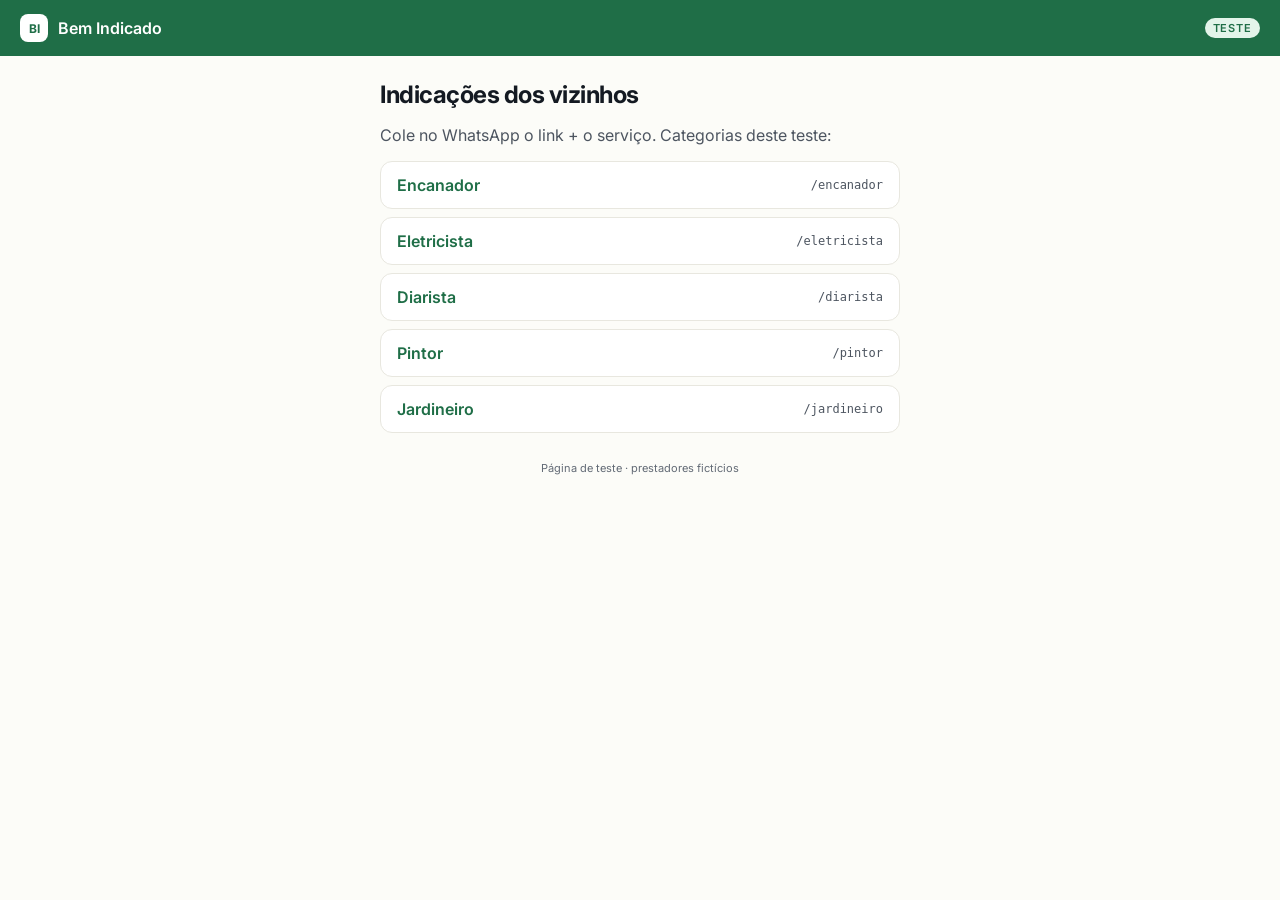
<file: index.html>
<!doctype html>
<html lang="pt-BR">
<head>
<meta charset="utf-8">
<meta name="viewport" content="width=device-width, initial-scale=1">
<title>Bem Indicado — teste de links</title>
<meta property="og:title" content="Bem Indicado — indicações dos vizinhos">
<meta property="og:description" content="Digite o link + o serviço. Ex.: /encanador">
<meta property="og:image" content="https://tgpmoraes.github.io/bemindicado-dummy/og/encanador.png">
<meta property="og:url" content="https://tgpmoraes.github.io/bemindicado-dummy/">
<link href="https://fonts.googleapis.com/css2?family=Inter:wght@400;500;600;700&display=swap" rel="stylesheet">
<link rel="stylesheet" href="./style.css">
</head>
<body>
<header class="top"><a href="./" class="brand"><span class="mark">BI</span>Bem Indicado</a><span class="tag">teste</span></header>
<main class="wrap">
<h1>Indicações dos vizinhos</h1>
<p class="muted">Cole no WhatsApp o link + o serviço. Categorias deste teste:</p>
<ul class="cats">
<li><a href="./encanador">Encanador</a><code>/encanador</code></li>
<li><a href="./eletricista">Eletricista</a><code>/eletricista</code></li>
<li><a href="./diarista">Diarista</a><code>/diarista</code></li>
<li><a href="./pintor">Pintor</a><code>/pintor</code></li>
<li><a href="./jardineiro">Jardineiro</a><code>/jardineiro</code></li>
</ul>
<p class="foot">Página de teste · prestadores fictícios</p>
</main>
</body>
</html>
</file>
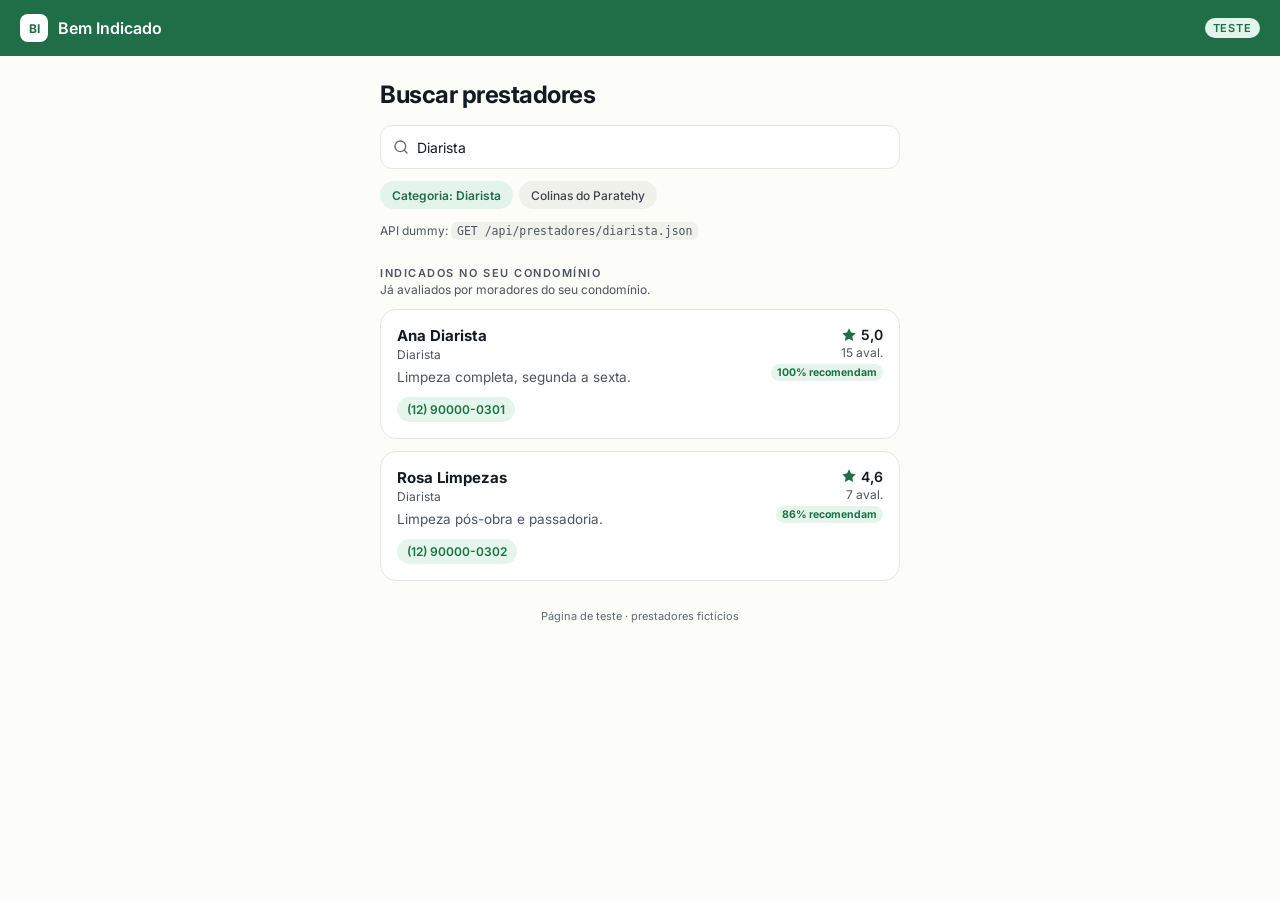
<file: diarista/index.html>
<!doctype html>
<html lang="pt-BR">
<head>
<meta charset="utf-8">
<meta name="viewport" content="width=device-width, initial-scale=1">
<title>Diaristas indicados no Colinas do Paratehy</title>
<meta name="description" content="2 prestadores avaliados pelos vizinhos. Toque para ver.">
<meta property="og:type" content="website">
<meta property="og:site_name" content="Bem Indicado">
<meta property="og:title" content="Diaristas indicados no Colinas do Paratehy">
<meta property="og:description" content="2 prestadores avaliados pelos vizinhos. Toque para ver.">
<meta property="og:url" content="https://tgpmoraes.github.io/bemindicado-dummy/diarista">
<meta property="og:image" content="https://tgpmoraes.github.io/bemindicado-dummy/og/diarista.png">
<meta property="og:image:width" content="1200">
<meta property="og:image:height" content="630">
<meta property="og:locale" content="pt_BR">
<meta name="twitter:card" content="summary_large_image">
<meta name="theme-color" content="#2c8a5b">
<link rel="preconnect" href="https://fonts.googleapis.com">
<link href="https://fonts.googleapis.com/css2?family=Inter:wght@400;500;600;700&display=swap" rel="stylesheet">
<link rel="stylesheet" href="../style.css">
</head>
<body data-slug="diarista" data-rel="../">
<header class="top"><a href="../" class="brand"><span class="mark">BI</span>Bem Indicado</a><span class="tag">teste</span></header>
<main class="wrap">
<h1>Buscar prestadores</h1>
<div class="search"><svg viewBox="0 0 24 24" aria-hidden="true"><circle cx="11" cy="11" r="8"/><path d="m21 21-4.3-4.3"/></svg><span id="termo">Diarista</span></div>
<div class="chips"><span class="chip on">Categoria: Diarista</span><span class="chip">Colinas do Paratehy</span></div>
<p class="api">API dummy: <code id="api"></code></p>
<div id="out"><p class="muted">Carregando…</p></div>
<p class="foot">Página de teste · prestadores fictícios</p>
</main>
<script src="../app.js"></script>
</body>
</html>
</file>
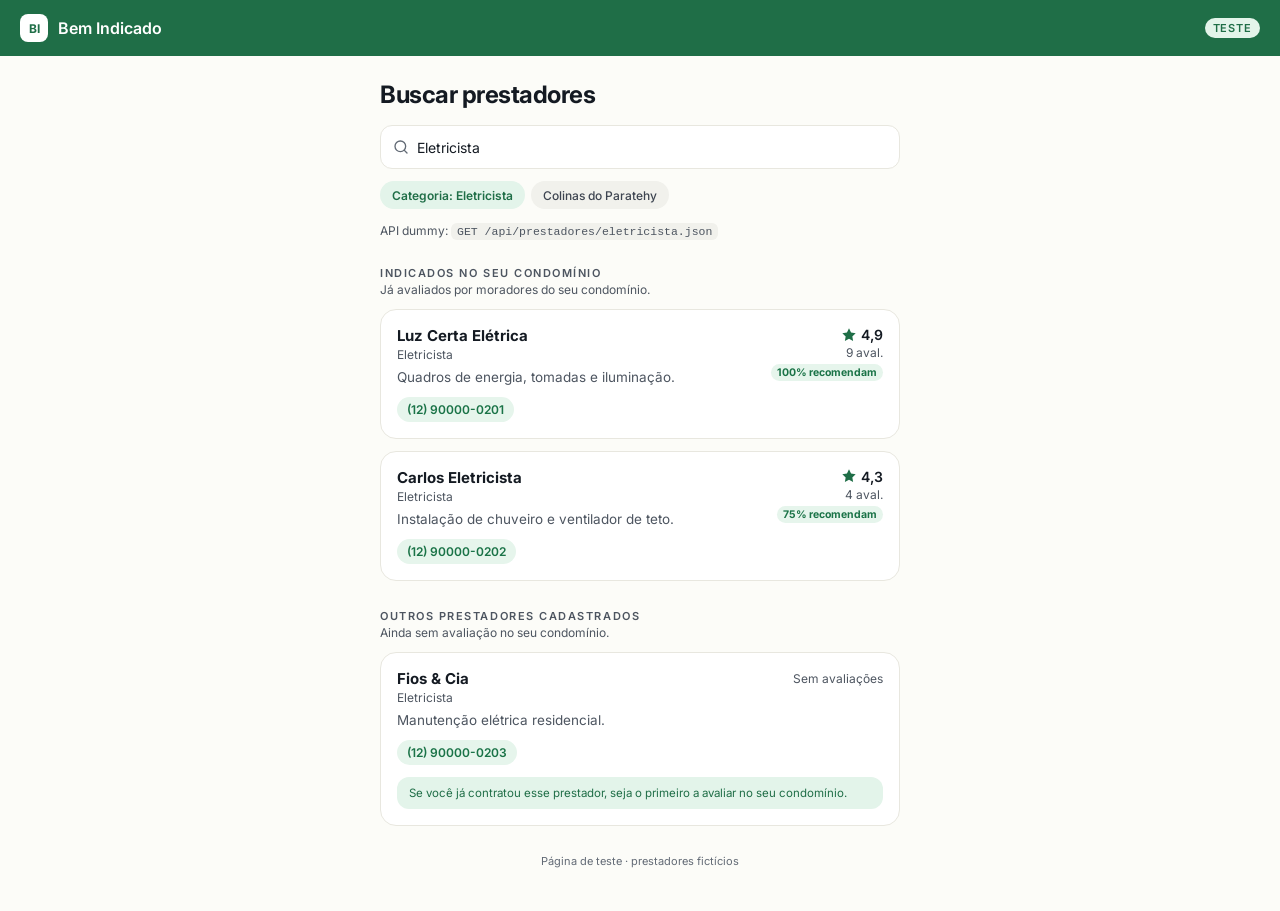
<file: eletricista/index.html>
<!doctype html>
<html lang="pt-BR">
<head>
<meta charset="utf-8">
<meta name="viewport" content="width=device-width, initial-scale=1">
<title>Eletricistas indicados no Colinas do Paratehy</title>
<meta name="description" content="2 prestadores avaliados pelos vizinhos. Toque para ver.">
<meta property="og:type" content="website">
<meta property="og:site_name" content="Bem Indicado">
<meta property="og:title" content="Eletricistas indicados no Colinas do Paratehy">
<meta property="og:description" content="2 prestadores avaliados pelos vizinhos. Toque para ver.">
<meta property="og:url" content="https://tgpmoraes.github.io/bemindicado-dummy/eletricista">
<meta property="og:image" content="https://tgpmoraes.github.io/bemindicado-dummy/og/eletricista.png">
<meta property="og:image:width" content="1200">
<meta property="og:image:height" content="630">
<meta property="og:locale" content="pt_BR">
<meta name="twitter:card" content="summary_large_image">
<meta name="theme-color" content="#2c8a5b">
<link rel="preconnect" href="https://fonts.googleapis.com">
<link href="https://fonts.googleapis.com/css2?family=Inter:wght@400;500;600;700&display=swap" rel="stylesheet">
<link rel="stylesheet" href="../style.css">
</head>
<body data-slug="eletricista" data-rel="../">
<header class="top"><a href="../" class="brand"><span class="mark">BI</span>Bem Indicado</a><span class="tag">teste</span></header>
<main class="wrap">
<h1>Buscar prestadores</h1>
<div class="search"><svg viewBox="0 0 24 24" aria-hidden="true"><circle cx="11" cy="11" r="8"/><path d="m21 21-4.3-4.3"/></svg><span id="termo">Eletricista</span></div>
<div class="chips"><span class="chip on">Categoria: Eletricista</span><span class="chip">Colinas do Paratehy</span></div>
<p class="api">API dummy: <code id="api"></code></p>
<div id="out"><p class="muted">Carregando…</p></div>
<p class="foot">Página de teste · prestadores fictícios</p>
</main>
<script src="../app.js"></script>
</body>
</html>
</file>
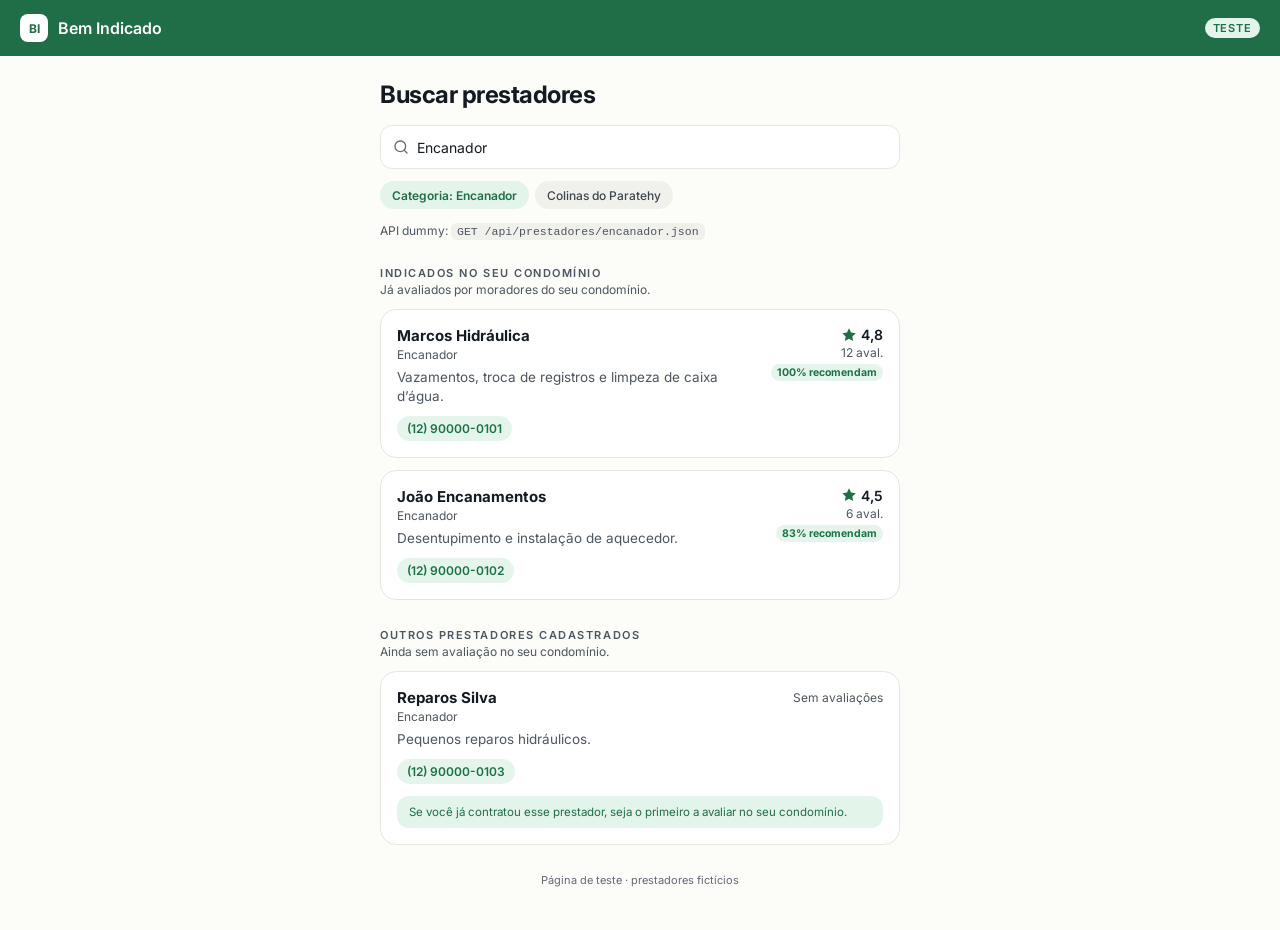
<file: encanador/index.html>
<!doctype html>
<html lang="pt-BR">
<head>
<meta charset="utf-8">
<meta name="viewport" content="width=device-width, initial-scale=1">
<title>Encanadores indicados no Colinas do Paratehy</title>
<meta name="description" content="2 prestadores avaliados pelos vizinhos. Toque para ver.">
<meta property="og:type" content="website">
<meta property="og:site_name" content="Bem Indicado">
<meta property="og:title" content="Encanadores indicados no Colinas do Paratehy">
<meta property="og:description" content="2 prestadores avaliados pelos vizinhos. Toque para ver.">
<meta property="og:url" content="https://tgpmoraes.github.io/bemindicado-dummy/encanador">
<meta property="og:image" content="https://tgpmoraes.github.io/bemindicado-dummy/og/encanador.png">
<meta property="og:image:width" content="1200">
<meta property="og:image:height" content="630">
<meta property="og:locale" content="pt_BR">
<meta name="twitter:card" content="summary_large_image">
<meta name="theme-color" content="#2c8a5b">
<link rel="preconnect" href="https://fonts.googleapis.com">
<link href="https://fonts.googleapis.com/css2?family=Inter:wght@400;500;600;700&display=swap" rel="stylesheet">
<link rel="stylesheet" href="../style.css">
</head>
<body data-slug="encanador" data-rel="../">
<header class="top"><a href="../" class="brand"><span class="mark">BI</span>Bem Indicado</a><span class="tag">teste</span></header>
<main class="wrap">
<h1>Buscar prestadores</h1>
<div class="search"><svg viewBox="0 0 24 24" aria-hidden="true"><circle cx="11" cy="11" r="8"/><path d="m21 21-4.3-4.3"/></svg><span id="termo">Encanador</span></div>
<div class="chips"><span class="chip on">Categoria: Encanador</span><span class="chip">Colinas do Paratehy</span></div>
<p class="api">API dummy: <code id="api"></code></p>
<div id="out"><p class="muted">Carregando…</p></div>
<p class="foot">Página de teste · prestadores fictícios</p>
</main>
<script src="../app.js"></script>
</body>
</html>
</file>
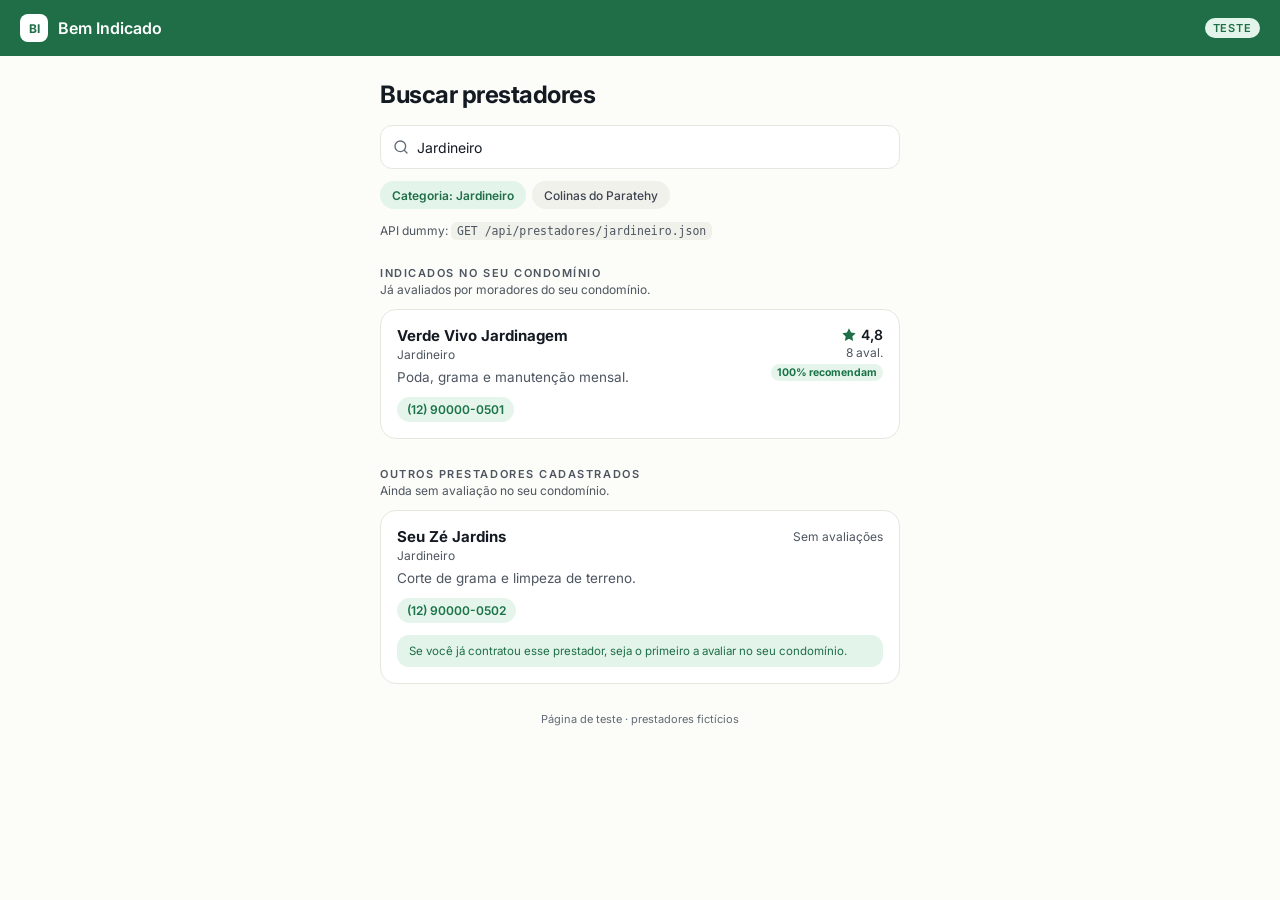
<file: jardineiro/index.html>
<!doctype html>
<html lang="pt-BR">
<head>
<meta charset="utf-8">
<meta name="viewport" content="width=device-width, initial-scale=1">
<title>Jardineiros indicados no Colinas do Paratehy</title>
<meta name="description" content="1 prestador avaliado pelos vizinhos. Toque para ver.">
<meta property="og:type" content="website">
<meta property="og:site_name" content="Bem Indicado">
<meta property="og:title" content="Jardineiros indicados no Colinas do Paratehy">
<meta property="og:description" content="1 prestador avaliado pelos vizinhos. Toque para ver.">
<meta property="og:url" content="https://tgpmoraes.github.io/bemindicado-dummy/jardineiro">
<meta property="og:image" content="https://tgpmoraes.github.io/bemindicado-dummy/og/jardineiro.png">
<meta property="og:image:width" content="1200">
<meta property="og:image:height" content="630">
<meta property="og:locale" content="pt_BR">
<meta name="twitter:card" content="summary_large_image">
<meta name="theme-color" content="#2c8a5b">
<link rel="preconnect" href="https://fonts.googleapis.com">
<link href="https://fonts.googleapis.com/css2?family=Inter:wght@400;500;600;700&display=swap" rel="stylesheet">
<link rel="stylesheet" href="../style.css">
</head>
<body data-slug="jardineiro" data-rel="../">
<header class="top"><a href="../" class="brand"><span class="mark">BI</span>Bem Indicado</a><span class="tag">teste</span></header>
<main class="wrap">
<h1>Buscar prestadores</h1>
<div class="search"><svg viewBox="0 0 24 24" aria-hidden="true"><circle cx="11" cy="11" r="8"/><path d="m21 21-4.3-4.3"/></svg><span id="termo">Jardineiro</span></div>
<div class="chips"><span class="chip on">Categoria: Jardineiro</span><span class="chip">Colinas do Paratehy</span></div>
<p class="api">API dummy: <code id="api"></code></p>
<div id="out"><p class="muted">Carregando…</p></div>
<p class="foot">Página de teste · prestadores fictícios</p>
</main>
<script src="../app.js"></script>
</body>
</html>
</file>
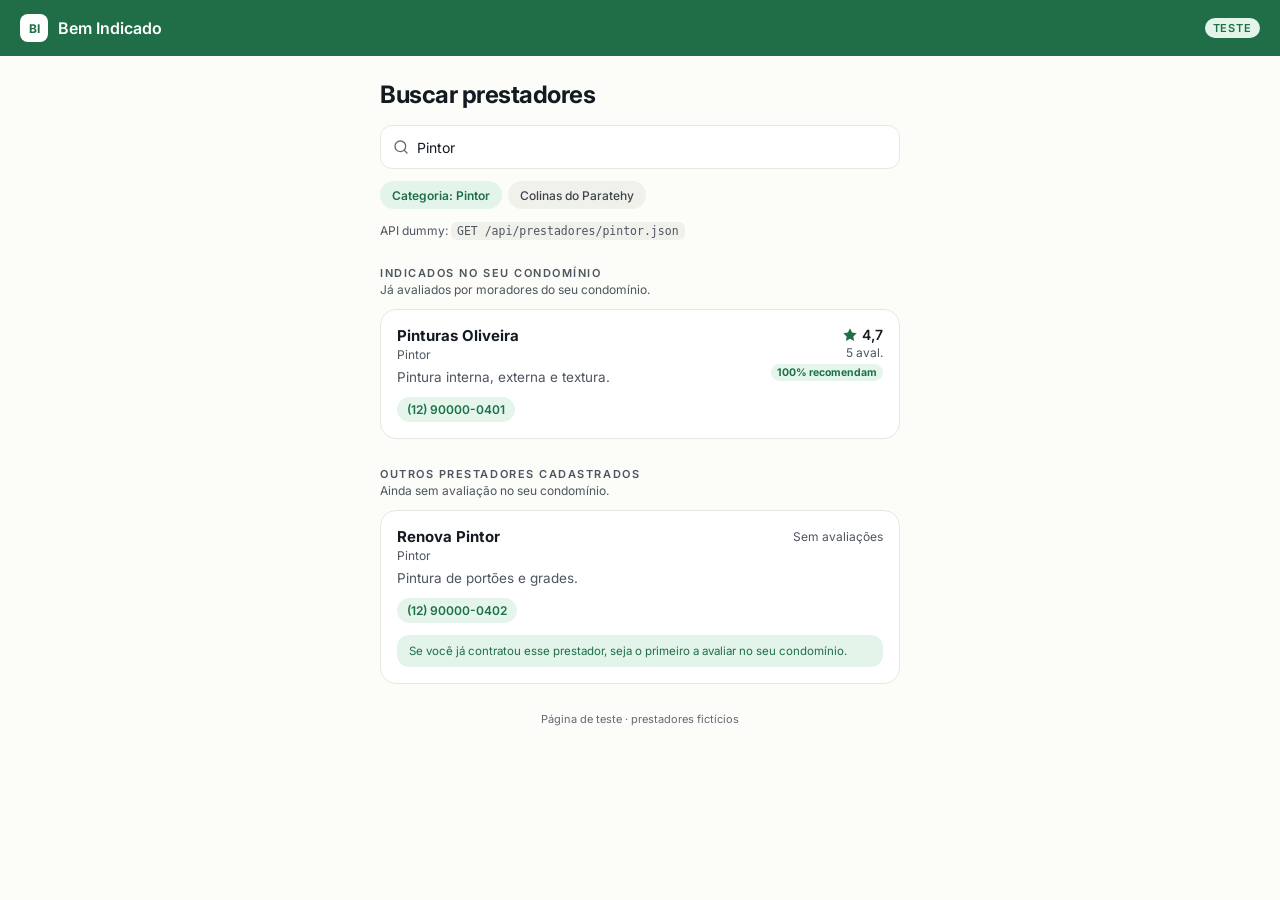
<file: pintor/index.html>
<!doctype html>
<html lang="pt-BR">
<head>
<meta charset="utf-8">
<meta name="viewport" content="width=device-width, initial-scale=1">
<title>Pintores indicados no Colinas do Paratehy</title>
<meta name="description" content="1 prestador avaliado pelos vizinhos. Toque para ver.">
<meta property="og:type" content="website">
<meta property="og:site_name" content="Bem Indicado">
<meta property="og:title" content="Pintores indicados no Colinas do Paratehy">
<meta property="og:description" content="1 prestador avaliado pelos vizinhos. Toque para ver.">
<meta property="og:url" content="https://tgpmoraes.github.io/bemindicado-dummy/pintor">
<meta property="og:image" content="https://tgpmoraes.github.io/bemindicado-dummy/og/pintor.png">
<meta property="og:image:width" content="1200">
<meta property="og:image:height" content="630">
<meta property="og:locale" content="pt_BR">
<meta name="twitter:card" content="summary_large_image">
<meta name="theme-color" content="#2c8a5b">
<link rel="preconnect" href="https://fonts.googleapis.com">
<link href="https://fonts.googleapis.com/css2?family=Inter:wght@400;500;600;700&display=swap" rel="stylesheet">
<link rel="stylesheet" href="../style.css">
</head>
<body data-slug="pintor" data-rel="../">
<header class="top"><a href="../" class="brand"><span class="mark">BI</span>Bem Indicado</a><span class="tag">teste</span></header>
<main class="wrap">
<h1>Buscar prestadores</h1>
<div class="search"><svg viewBox="0 0 24 24" aria-hidden="true"><circle cx="11" cy="11" r="8"/><path d="m21 21-4.3-4.3"/></svg><span id="termo">Pintor</span></div>
<div class="chips"><span class="chip on">Categoria: Pintor</span><span class="chip">Colinas do Paratehy</span></div>
<p class="api">API dummy: <code id="api"></code></p>
<div id="out"><p class="muted">Carregando…</p></div>
<p class="foot">Página de teste · prestadores fictícios</p>
</main>
<script src="../app.js"></script>
</body>
</html>
</file>
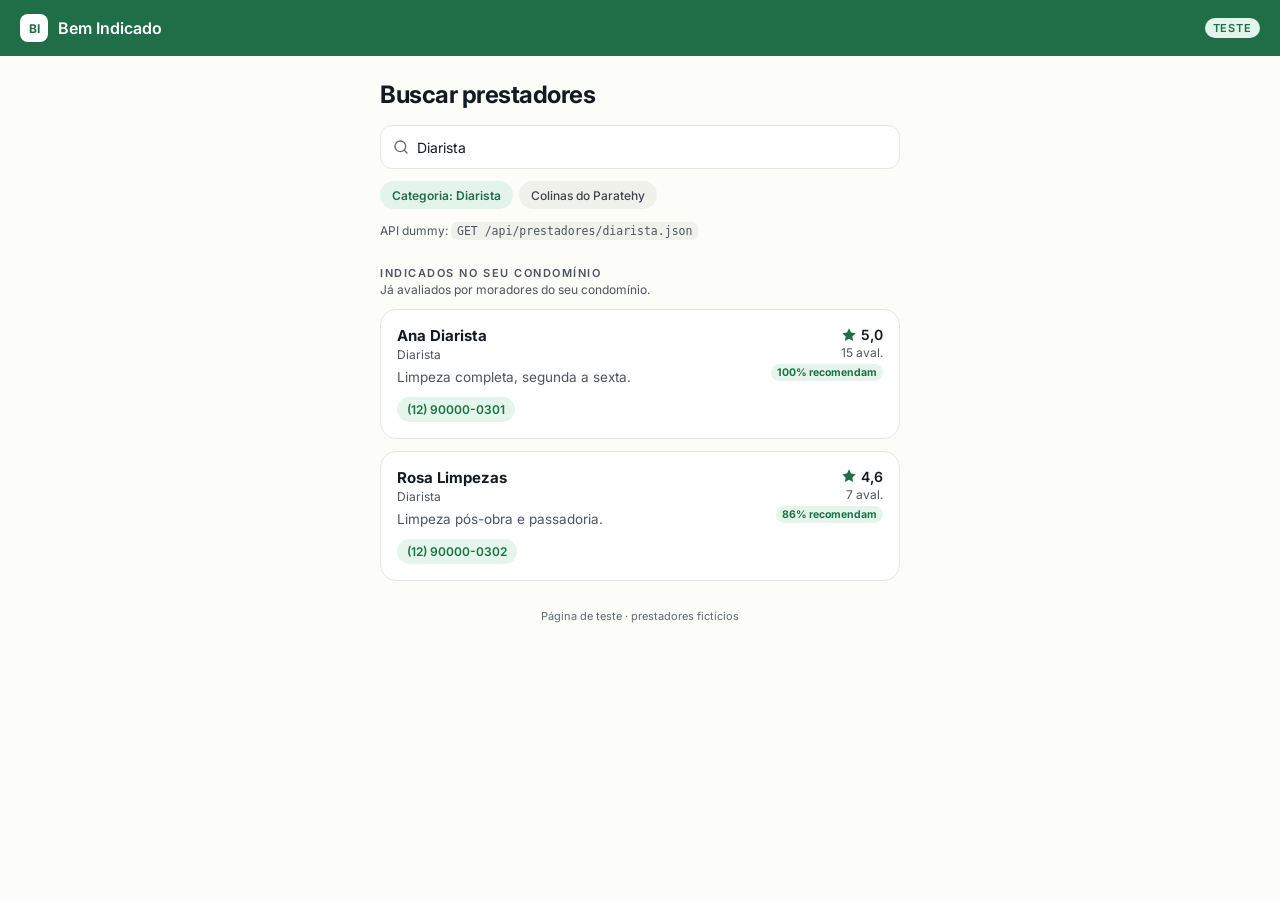
<file: diarista.html>
<!doctype html>
<html lang="pt-BR">
<head>
<meta charset="utf-8">
<meta name="viewport" content="width=device-width, initial-scale=1">
<title>Diaristas indicados no Colinas do Paratehy</title>
<meta name="description" content="2 prestadores avaliados pelos vizinhos. Toque para ver.">
<meta property="og:type" content="website">
<meta property="og:site_name" content="Bem Indicado">
<meta property="og:title" content="Diaristas indicados no Colinas do Paratehy">
<meta property="og:description" content="2 prestadores avaliados pelos vizinhos. Toque para ver.">
<meta property="og:url" content="https://tgpmoraes.github.io/bemindicado-dummy/diarista">
<meta property="og:image" content="https://tgpmoraes.github.io/bemindicado-dummy/og/diarista.png">
<meta property="og:image:width" content="1200">
<meta property="og:image:height" content="630">
<meta property="og:locale" content="pt_BR">
<meta name="twitter:card" content="summary_large_image">
<meta name="theme-color" content="#2c8a5b">
<link rel="preconnect" href="https://fonts.googleapis.com">
<link href="https://fonts.googleapis.com/css2?family=Inter:wght@400;500;600;700&display=swap" rel="stylesheet">
<link rel="stylesheet" href="./style.css">
</head>
<body data-slug="diarista" data-rel="./">
<header class="top"><a href="./" class="brand"><span class="mark">BI</span>Bem Indicado</a><span class="tag">teste</span></header>
<main class="wrap">
<h1>Buscar prestadores</h1>
<div class="search"><svg viewBox="0 0 24 24" aria-hidden="true"><circle cx="11" cy="11" r="8"/><path d="m21 21-4.3-4.3"/></svg><span id="termo">Diarista</span></div>
<div class="chips"><span class="chip on">Categoria: Diarista</span><span class="chip">Colinas do Paratehy</span></div>
<p class="api">API dummy: <code id="api"></code></p>
<div id="out"><p class="muted">Carregando…</p></div>
<p class="foot">Página de teste · prestadores fictícios</p>
</main>
<script src="./app.js"></script>
</body>
</html>
</file>
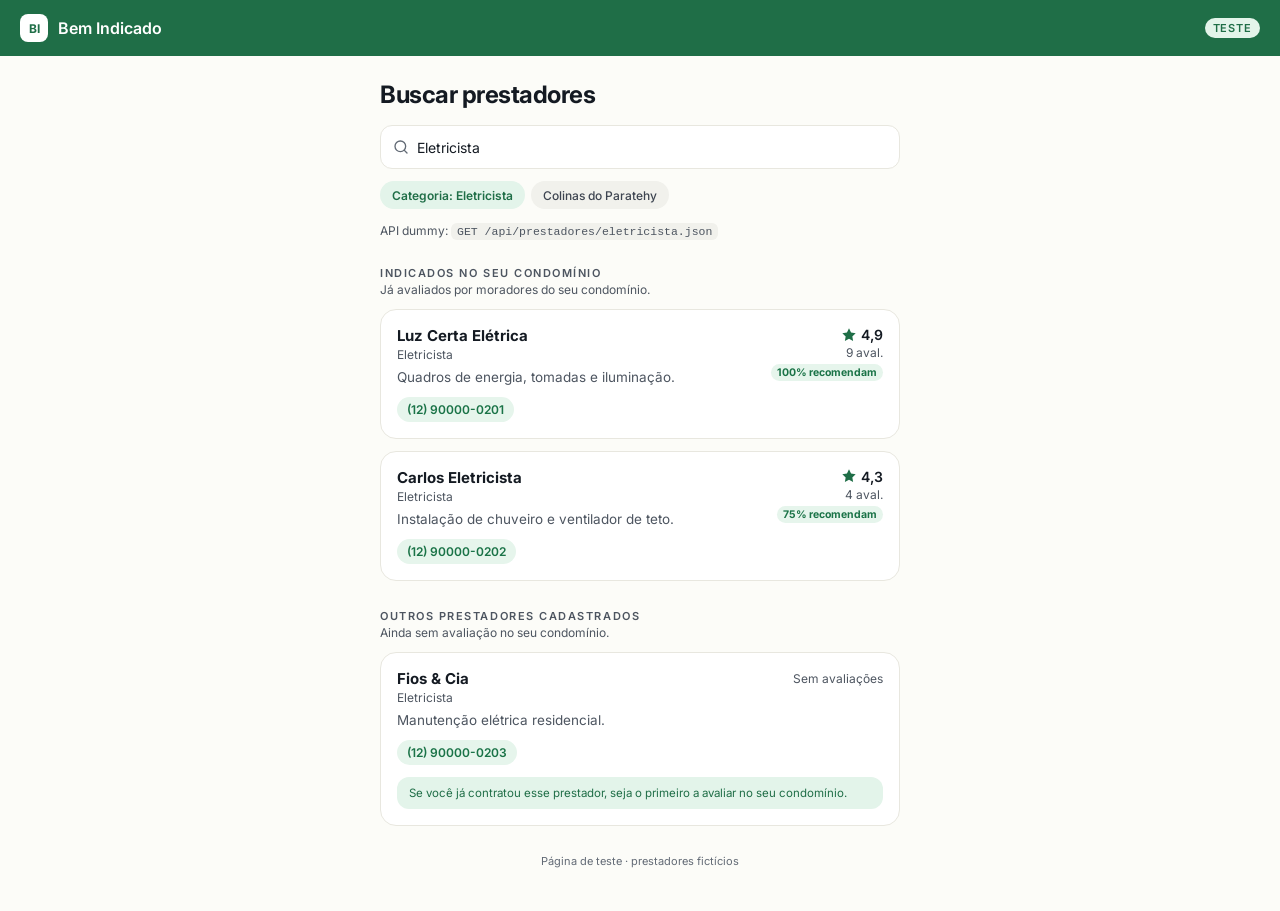
<file: eletricista.html>
<!doctype html>
<html lang="pt-BR">
<head>
<meta charset="utf-8">
<meta name="viewport" content="width=device-width, initial-scale=1">
<title>Eletricistas indicados no Colinas do Paratehy</title>
<meta name="description" content="2 prestadores avaliados pelos vizinhos. Toque para ver.">
<meta property="og:type" content="website">
<meta property="og:site_name" content="Bem Indicado">
<meta property="og:title" content="Eletricistas indicados no Colinas do Paratehy">
<meta property="og:description" content="2 prestadores avaliados pelos vizinhos. Toque para ver.">
<meta property="og:url" content="https://tgpmoraes.github.io/bemindicado-dummy/eletricista">
<meta property="og:image" content="https://tgpmoraes.github.io/bemindicado-dummy/og/eletricista.png">
<meta property="og:image:width" content="1200">
<meta property="og:image:height" content="630">
<meta property="og:locale" content="pt_BR">
<meta name="twitter:card" content="summary_large_image">
<meta name="theme-color" content="#2c8a5b">
<link rel="preconnect" href="https://fonts.googleapis.com">
<link href="https://fonts.googleapis.com/css2?family=Inter:wght@400;500;600;700&display=swap" rel="stylesheet">
<link rel="stylesheet" href="./style.css">
</head>
<body data-slug="eletricista" data-rel="./">
<header class="top"><a href="./" class="brand"><span class="mark">BI</span>Bem Indicado</a><span class="tag">teste</span></header>
<main class="wrap">
<h1>Buscar prestadores</h1>
<div class="search"><svg viewBox="0 0 24 24" aria-hidden="true"><circle cx="11" cy="11" r="8"/><path d="m21 21-4.3-4.3"/></svg><span id="termo">Eletricista</span></div>
<div class="chips"><span class="chip on">Categoria: Eletricista</span><span class="chip">Colinas do Paratehy</span></div>
<p class="api">API dummy: <code id="api"></code></p>
<div id="out"><p class="muted">Carregando…</p></div>
<p class="foot">Página de teste · prestadores fictícios</p>
</main>
<script src="./app.js"></script>
</body>
</html>
</file>
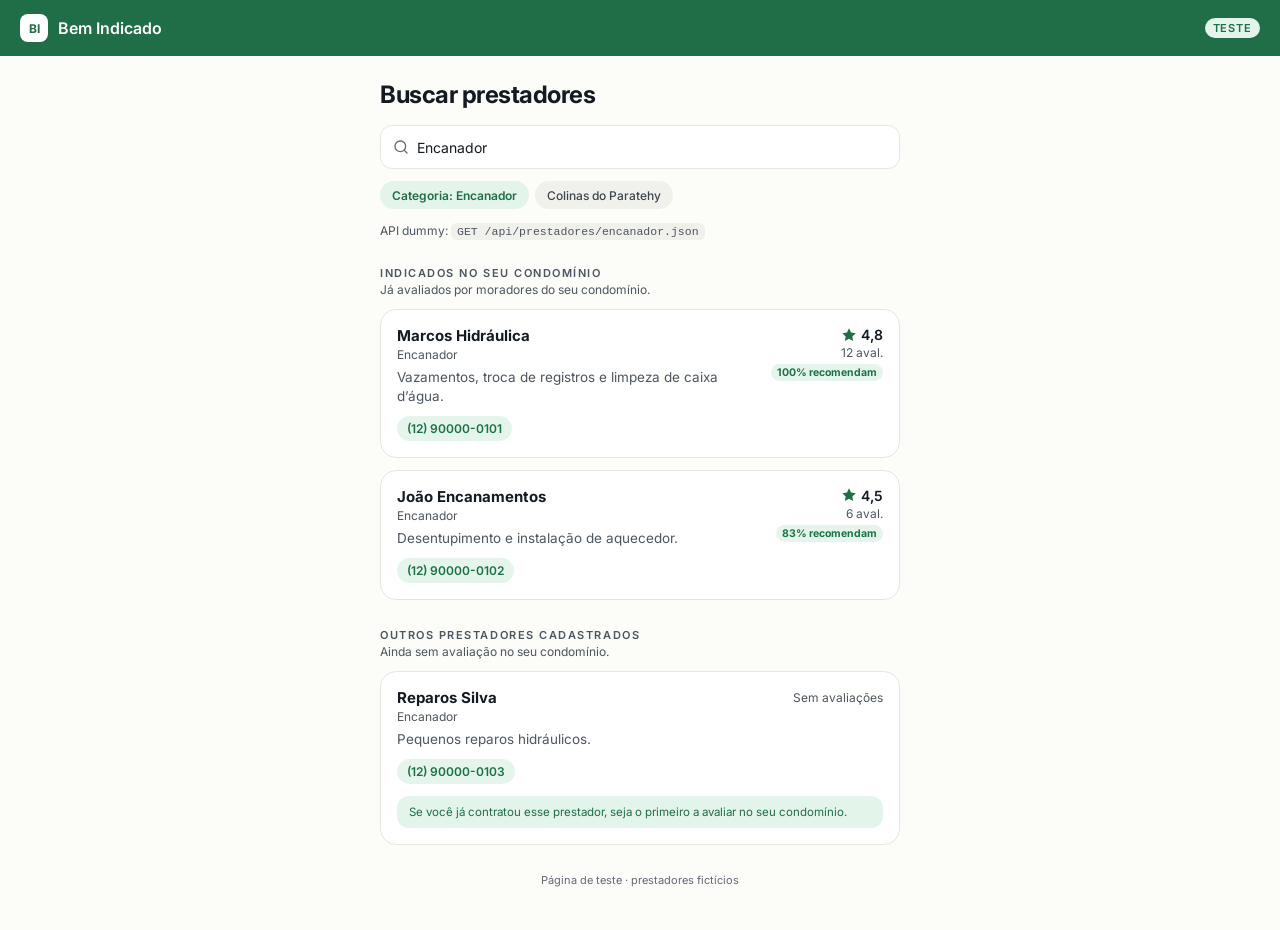
<file: encanador.html>
<!doctype html>
<html lang="pt-BR">
<head>
<meta charset="utf-8">
<meta name="viewport" content="width=device-width, initial-scale=1">
<title>Encanadores indicados no Colinas do Paratehy</title>
<meta name="description" content="2 prestadores avaliados pelos vizinhos. Toque para ver.">
<meta property="og:type" content="website">
<meta property="og:site_name" content="Bem Indicado">
<meta property="og:title" content="Encanadores indicados no Colinas do Paratehy">
<meta property="og:description" content="2 prestadores avaliados pelos vizinhos. Toque para ver.">
<meta property="og:url" content="https://tgpmoraes.github.io/bemindicado-dummy/encanador">
<meta property="og:image" content="https://tgpmoraes.github.io/bemindicado-dummy/og/encanador.png">
<meta property="og:image:width" content="1200">
<meta property="og:image:height" content="630">
<meta property="og:locale" content="pt_BR">
<meta name="twitter:card" content="summary_large_image">
<meta name="theme-color" content="#2c8a5b">
<link rel="preconnect" href="https://fonts.googleapis.com">
<link href="https://fonts.googleapis.com/css2?family=Inter:wght@400;500;600;700&display=swap" rel="stylesheet">
<link rel="stylesheet" href="./style.css">
</head>
<body data-slug="encanador" data-rel="./">
<header class="top"><a href="./" class="brand"><span class="mark">BI</span>Bem Indicado</a><span class="tag">teste</span></header>
<main class="wrap">
<h1>Buscar prestadores</h1>
<div class="search"><svg viewBox="0 0 24 24" aria-hidden="true"><circle cx="11" cy="11" r="8"/><path d="m21 21-4.3-4.3"/></svg><span id="termo">Encanador</span></div>
<div class="chips"><span class="chip on">Categoria: Encanador</span><span class="chip">Colinas do Paratehy</span></div>
<p class="api">API dummy: <code id="api"></code></p>
<div id="out"><p class="muted">Carregando…</p></div>
<p class="foot">Página de teste · prestadores fictícios</p>
</main>
<script src="./app.js"></script>
</body>
</html>
</file>
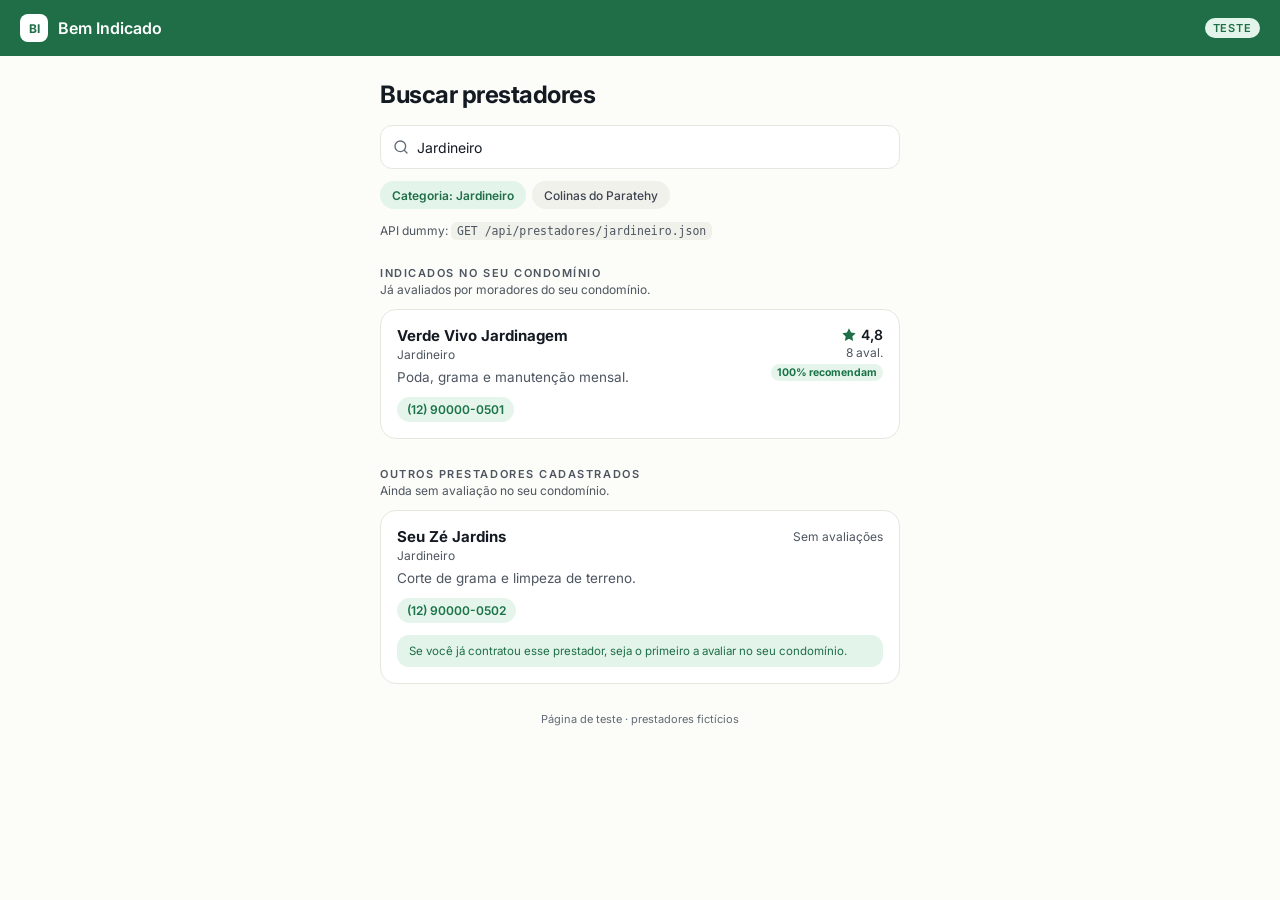
<file: jardineiro.html>
<!doctype html>
<html lang="pt-BR">
<head>
<meta charset="utf-8">
<meta name="viewport" content="width=device-width, initial-scale=1">
<title>Jardineiros indicados no Colinas do Paratehy</title>
<meta name="description" content="1 prestador avaliado pelos vizinhos. Toque para ver.">
<meta property="og:type" content="website">
<meta property="og:site_name" content="Bem Indicado">
<meta property="og:title" content="Jardineiros indicados no Colinas do Paratehy">
<meta property="og:description" content="1 prestador avaliado pelos vizinhos. Toque para ver.">
<meta property="og:url" content="https://tgpmoraes.github.io/bemindicado-dummy/jardineiro">
<meta property="og:image" content="https://tgpmoraes.github.io/bemindicado-dummy/og/jardineiro.png">
<meta property="og:image:width" content="1200">
<meta property="og:image:height" content="630">
<meta property="og:locale" content="pt_BR">
<meta name="twitter:card" content="summary_large_image">
<meta name="theme-color" content="#2c8a5b">
<link rel="preconnect" href="https://fonts.googleapis.com">
<link href="https://fonts.googleapis.com/css2?family=Inter:wght@400;500;600;700&display=swap" rel="stylesheet">
<link rel="stylesheet" href="./style.css">
</head>
<body data-slug="jardineiro" data-rel="./">
<header class="top"><a href="./" class="brand"><span class="mark">BI</span>Bem Indicado</a><span class="tag">teste</span></header>
<main class="wrap">
<h1>Buscar prestadores</h1>
<div class="search"><svg viewBox="0 0 24 24" aria-hidden="true"><circle cx="11" cy="11" r="8"/><path d="m21 21-4.3-4.3"/></svg><span id="termo">Jardineiro</span></div>
<div class="chips"><span class="chip on">Categoria: Jardineiro</span><span class="chip">Colinas do Paratehy</span></div>
<p class="api">API dummy: <code id="api"></code></p>
<div id="out"><p class="muted">Carregando…</p></div>
<p class="foot">Página de teste · prestadores fictícios</p>
</main>
<script src="./app.js"></script>
</body>
</html>
</file>
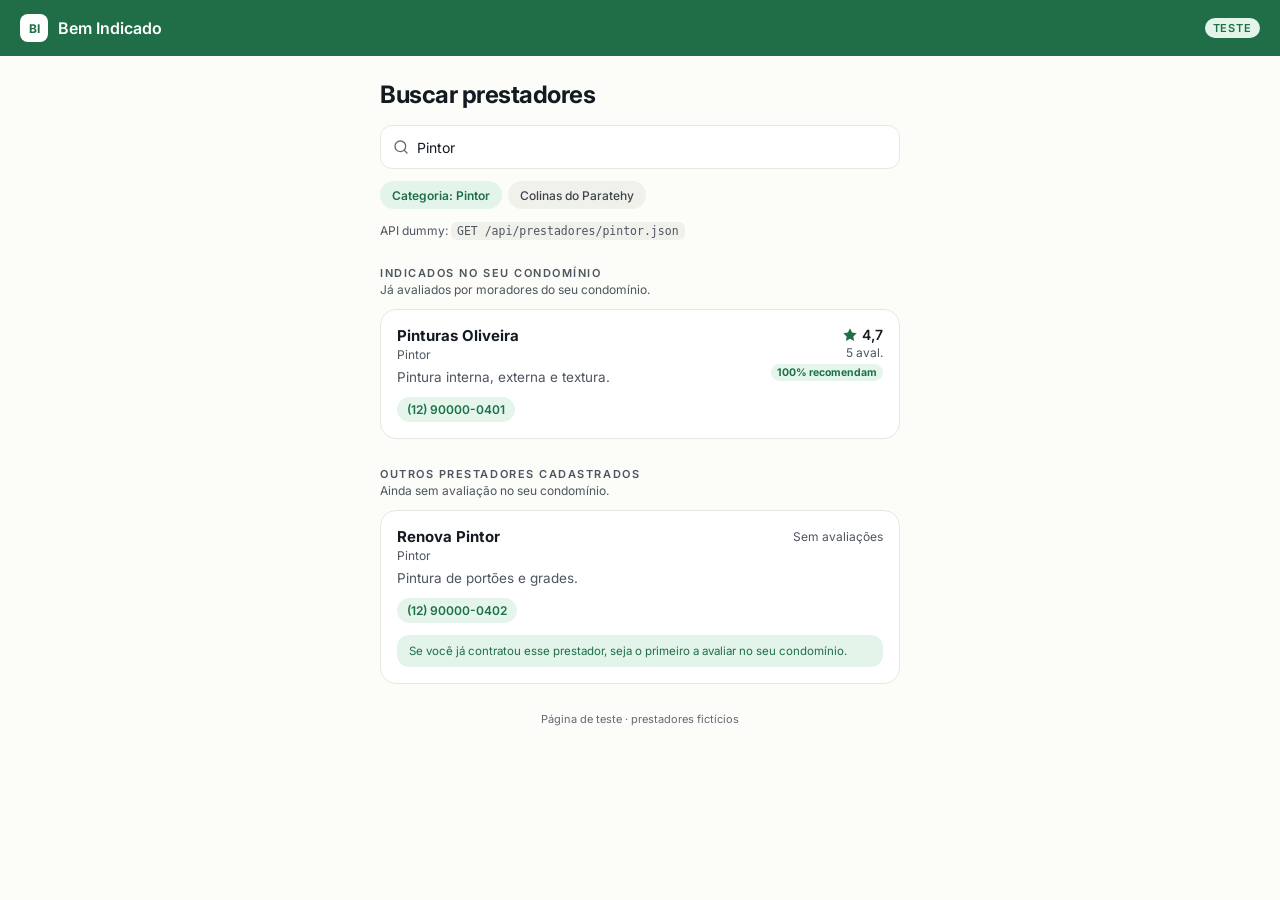
<file: pintor.html>
<!doctype html>
<html lang="pt-BR">
<head>
<meta charset="utf-8">
<meta name="viewport" content="width=device-width, initial-scale=1">
<title>Pintores indicados no Colinas do Paratehy</title>
<meta name="description" content="1 prestador avaliado pelos vizinhos. Toque para ver.">
<meta property="og:type" content="website">
<meta property="og:site_name" content="Bem Indicado">
<meta property="og:title" content="Pintores indicados no Colinas do Paratehy">
<meta property="og:description" content="1 prestador avaliado pelos vizinhos. Toque para ver.">
<meta property="og:url" content="https://tgpmoraes.github.io/bemindicado-dummy/pintor">
<meta property="og:image" content="https://tgpmoraes.github.io/bemindicado-dummy/og/pintor.png">
<meta property="og:image:width" content="1200">
<meta property="og:image:height" content="630">
<meta property="og:locale" content="pt_BR">
<meta name="twitter:card" content="summary_large_image">
<meta name="theme-color" content="#2c8a5b">
<link rel="preconnect" href="https://fonts.googleapis.com">
<link href="https://fonts.googleapis.com/css2?family=Inter:wght@400;500;600;700&display=swap" rel="stylesheet">
<link rel="stylesheet" href="./style.css">
</head>
<body data-slug="pintor" data-rel="./">
<header class="top"><a href="./" class="brand"><span class="mark">BI</span>Bem Indicado</a><span class="tag">teste</span></header>
<main class="wrap">
<h1>Buscar prestadores</h1>
<div class="search"><svg viewBox="0 0 24 24" aria-hidden="true"><circle cx="11" cy="11" r="8"/><path d="m21 21-4.3-4.3"/></svg><span id="termo">Pintor</span></div>
<div class="chips"><span class="chip on">Categoria: Pintor</span><span class="chip">Colinas do Paratehy</span></div>
<p class="api">API dummy: <code id="api"></code></p>
<div id="out"><p class="muted">Carregando…</p></div>
<p class="foot">Página de teste · prestadores fictícios</p>
</main>
<script src="./app.js"></script>
</body>
</html>
</file>
<file: style.css>
:root{--bg:#fcfcf8;--fg:#141a22;--muted:#4d5560;--border:#e8e7df;--green:#1f6e47;--soft:#e3f4ea;--card:#fff}
*{box-sizing:border-box}
body{margin:0;background:var(--bg);color:var(--fg);font-family:Inter,ui-sans-serif,system-ui,sans-serif;-webkit-font-smoothing:antialiased}
a{color:var(--green)}
.top{display:flex;align-items:center;justify-content:space-between;padding:14px 20px;background:var(--green)}
.brand{display:flex;align-items:center;gap:10px;color:#fff;text-decoration:none;font-weight:600}
.mark{width:28px;height:28px;border-radius:8px;background:#fff;color:var(--green);display:grid;place-items:center;font-size:12px;font-weight:700}
.tag{font-size:11px;font-weight:600;color:var(--green);background:var(--soft);padding:3px 8px;border-radius:10px;text-transform:uppercase;letter-spacing:.08em}
.wrap{max-width:560px;margin:0 auto;padding:24px 20px 32px}
h1{margin:0;font-size:24px;letter-spacing:-.02em}
h2{margin:28px 0 0;font-size:11px;font-weight:600;text-transform:uppercase;letter-spacing:.14em;color:var(--muted)}
h3{margin:0;font-size:15px}
.search{margin-top:16px;display:flex;align-items:center;gap:8px;height:44px;border:1px solid var(--border);border-radius:12px;padding:0 12px;background:#fff;font-size:14px}
.search svg{width:16px;height:16px;fill:none;stroke:#626a75;stroke-width:2;stroke-linecap:round}
.chips{margin-top:12px;display:flex;flex-wrap:wrap;gap:6px}
.chip{height:28px;display:inline-flex;align-items:center;padding:0 12px;border-radius:14px;background:#f1f1ec;color:#3d4450;font-size:12px;font-weight:500}
.chip.on{background:var(--soft);color:var(--green);font-weight:600}
.api{margin:14px 0 0;font-size:12px;color:var(--muted)}
.api code{font-size:11.5px;background:#f1f1ec;padding:2px 6px;border-radius:6px}
.muted,.small{color:var(--muted)}
.small{font-size:12px;margin:2px 0 0}
.card{margin-top:12px;border:1px solid var(--border);background:var(--card);border-radius:16px;padding:16px}
.row{display:flex;justify-content:space-between;gap:12px}
.info{min-width:0}
.info p{margin:6px 0 0;font-size:13.5px;color:var(--muted);line-height:1.4}
.wa{margin-top:10px;display:inline-flex;padding:5px 10px;border-radius:14px;background:#e6f5ec;color:#1a7347;font-size:12px;font-weight:600;text-decoration:none}
.side{flex-shrink:0;text-align:right}
.nota{display:flex;align-items:center;justify-content:flex-end;gap:4px;font-weight:600;font-size:14px}
.nota svg{width:16px;height:16px;fill:var(--green)}
.pct{margin-top:4px;display:inline-block;padding:2px 6px;border-radius:10px;background:#e6f5ec;color:#1a7347;font-size:10.5px;font-weight:700}
.hint{margin-top:12px;border-radius:12px;background:var(--soft);color:var(--green);padding:8px 12px;font-size:11.5px;line-height:1.4}
.empty{margin-top:24px;border:1px dashed #d9d8cf;border-radius:16px;padding:24px;text-align:center;font-size:14px;color:var(--muted);line-height:1.5}
.cats{list-style:none;padding:0;margin:16px 0 0;display:grid;gap:8px}
.cats li{display:flex;justify-content:space-between;align-items:center;border:1px solid var(--border);background:#fff;border-radius:12px;padding:0 16px;min-height:48px}
.cats a{font-weight:600;text-decoration:none}
.cats code{font-size:12px;color:var(--muted)}
.foot{margin-top:28px;text-align:center;font-size:11px;color:#626a75}
</file>
